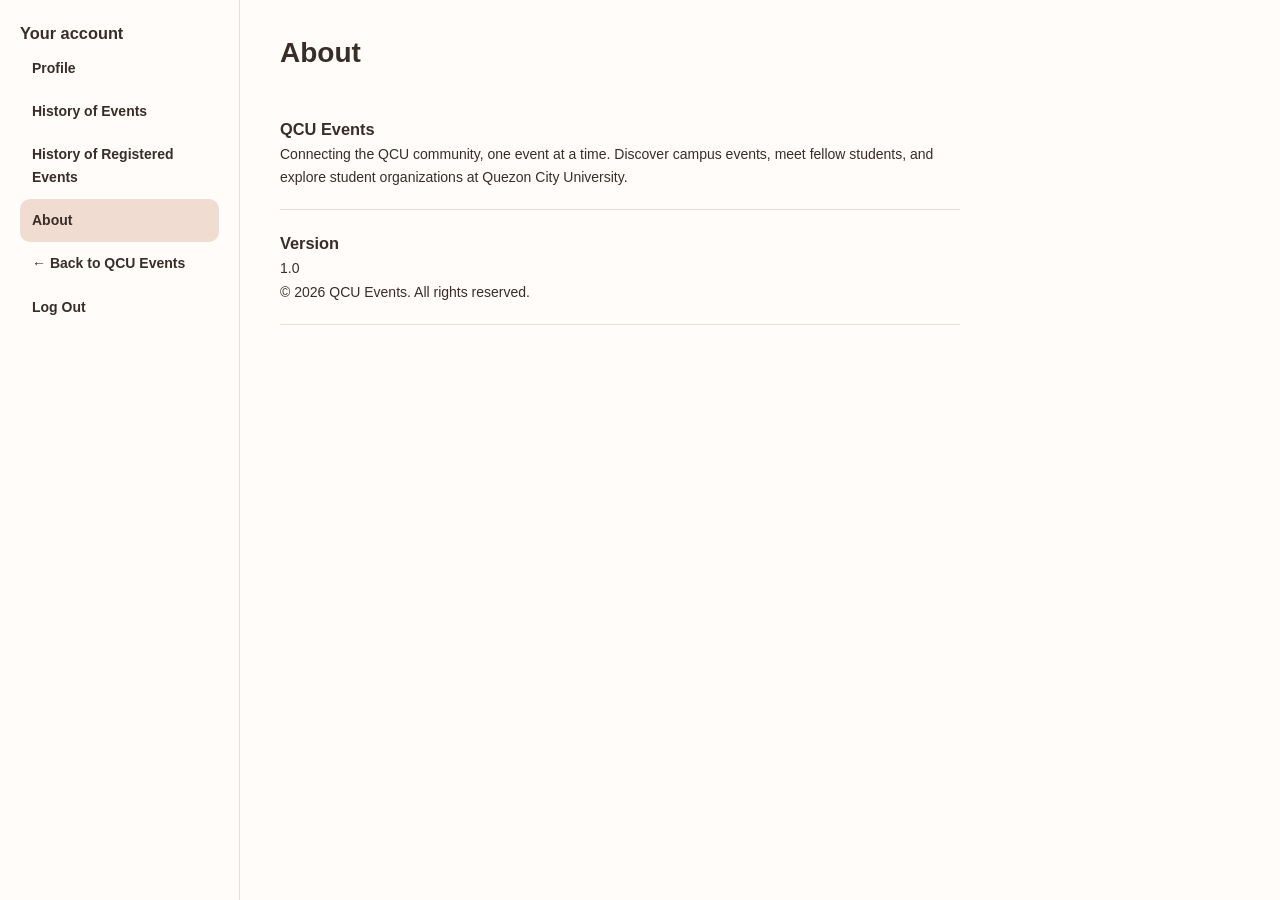
<file: About.html>
<!DOCTYPE html>
<html lang="en">

<head>
    <meta charset="UTF-8">
    <meta name="viewport" content="width=device-width, initial-scale=1.0">
    <title>About | QCU EVENTS</title>
    <link rel="stylesheet" href="style.css">
    <style>
        .acct {
            display: flex;
            min-height: 100vh;
            background: #fffcfa;
        }

        .side {
            width: 240px;
            padding: 20px;
            border-right: 1px solid #e9ded7;
        }

        .side a {
            display: block;
            padding: 10px 12px;
            border-radius: 10px;
            font-weight: 600;
        }

        .side a:hover,
        .side a.active {
            background: #f1dcd2;
        }

        .main {
            flex: 1;
            padding: 30px 40px;
            max-width: 760px;
        }

        .main h1 {
            margin-bottom: 20px;
        }

        .main section {
            padding: 20px 0;
            border-bottom: 1px solid #e9ded7;
        }

        .main label {
            display: block;
            font-weight: 600;
            margin: 12px 0 6px;
        }

        .main select {
            width: 100%;
            padding: 10px 14px;
            border: 1px solid #e9ded7;
            border-radius: 10px;
        }

        .main table {
            width: 100%;
            border-collapse: collapse;
        }

        .main th,
        .main td {
            text-align: left;
            padding: 10px;
            border-bottom: 1px solid #e9ded7;
        }

        .btns {
            margin-top: 20px;
            display: flex;
            gap: 10px;
            justify-content: flex-end;
        }

        .btn {
            padding: 10px 20px;
            border: 1px solid #e9ded7;
            border-radius: 10px;
            background: #fff;
            font-weight: 600;
            cursor: pointer;
        }

        .btn.save {
            background: #c98270;
            border-color: #c98270;
            color: #fff;
        }
    </style>
</head>

<body>
    <div class="acct">

        <!-- SIDEBAR -->
        <aside class="side">
            <h3>Your account</h3>
            <a href="Accounts.html">Profile</a>
            <a href="History.html">History of Events</a>
            <a href="Registered.html">History of Registered Events</a>
            <a href="About.html" class="active">About</a>
            <a href="participantpage.html">&larr; Back to QCU Events</a>
            <a href="index.html">Log Out</a>
        </aside>

        <main class="main">
            <h1>About</h1>
            <section>
                <h3>QCU Events</h3>
                <p>Connecting the QCU community, one event at a time. Discover campus events, meet fellow students, and
                    explore student organizations at Quezon City University.</p>
            </section>
            <section>
                <h3>Version</h3>
                <p>1.0</p>
                <p>&copy; 2026 QCU Events. All rights reserved.</p>
            </section>
        </main>
    </div>
</body>

</html>
</file>
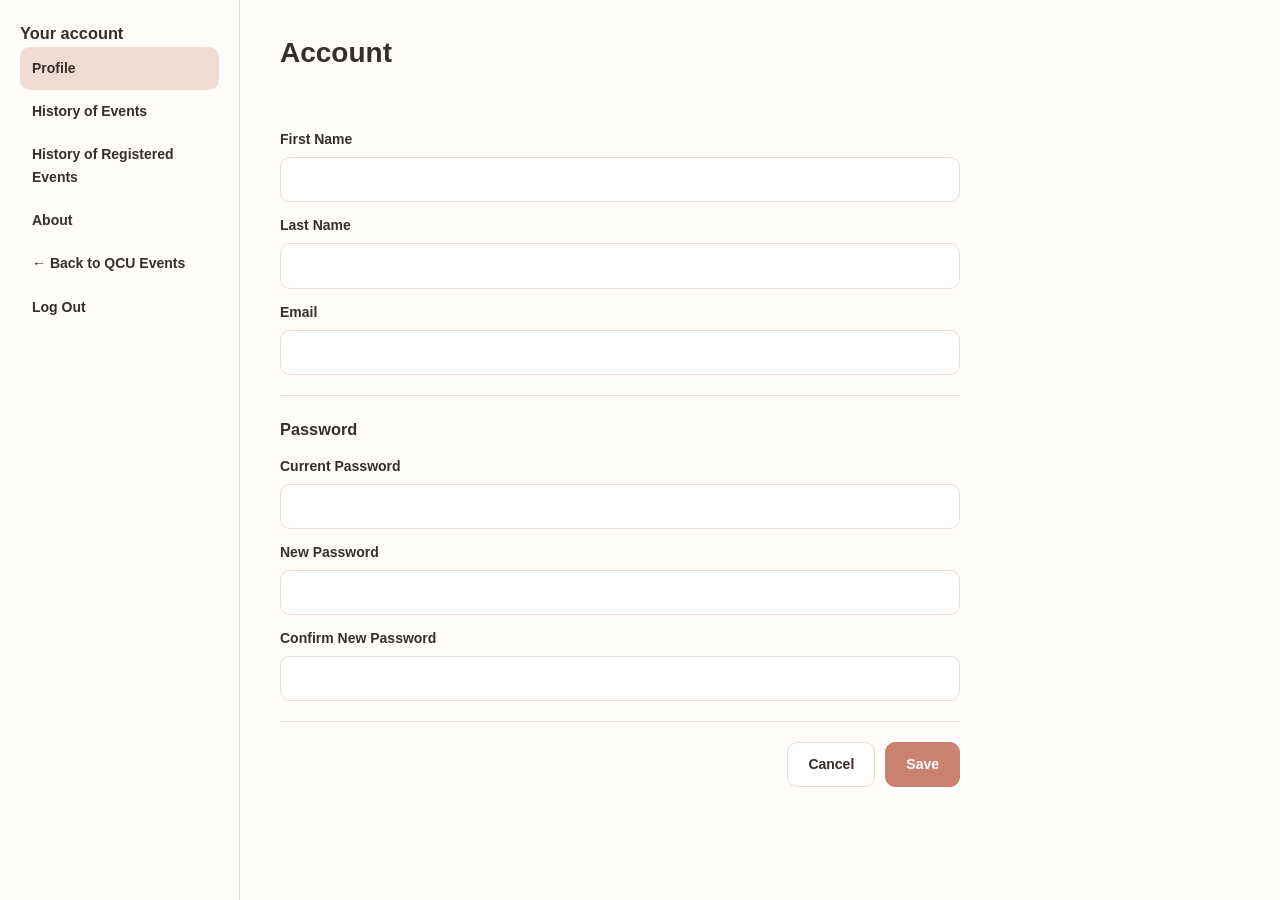
<file: Accounts.html>
<!DOCTYPE html>
<html lang="en">

<head>
    <meta charset="UTF-8">
    <meta name="viewport" content="width=device-width, initial-scale=1.0">
    <title>Account | QCU EVENTS</title>
    <link rel="stylesheet" href="style.css">
    <style>
        .acct {
            display: flex;
            min-height: 100vh;
            background: #fffcfa;
        }

        .side {
            width: 240px;
            padding: 20px;
            border-right: 1px solid #e9ded7;
        }

        .side a {
            display: block;
            padding: 10px 12px;
            border-radius: 10px;
            font-weight: 600;
        }

        .side a:hover,
        .side a.active {
            background: #f1dcd2;
        }

        .main {
            flex: 1;
            padding: 30px 40px;
            max-width: 760px;
        }

        .main h1 {
            margin-bottom: 20px;
        }

        .main section {
            padding: 20px 0;
            border-bottom: 1px solid #e9ded7;
        }

        .main label {
            display: block;
            font-weight: 600;
            margin: 12px 0 6px;
        }

        .main input {
            width: 100%;
            padding: 10px 14px;
            border: 1px solid #e9ded7;
            border-radius: 10px;
        }

        .btns {
            margin-top: 20px;
            display: flex;
            gap: 10px;
            justify-content: flex-end;
        }

        .btn {
            padding: 10px 20px;
            border: 1px solid #e9ded7;
            border-radius: 10px;
            background: #fff;
            font-weight: 600;
            cursor: pointer;
        }

        .btn.save {
            background: #c98270;
            border-color: #c98270;
            color: #fff;
        }
    </style>
</head>

<body>
    <div class="acct">

        <aside class="side">
            <h3>Your account</h3>
            <a href="Accounts.html" class="active">Profile</a>
            <a href="History.html">History of Events</a>
            <a href="Registered.html">History of Registered Events</a>
            <a href="About.html">About</a>
            <a href="participantpage.html">← Back to QCU Events</a>
            <a href="index.html">Log Out</a>
        </aside>

        <main class="main">
            <h1>Account</h1>

            <form action="#" method="post">

                <section id="user">
                    <label for="first">First Name</label>
                    <input type="text" id="first" name="first">

                    <label for="last">Last Name</label>
                    <input type="text" id="last" name="last">

                    <label for="email">Email</label>
                    <input type="email" id="email" name="email">
                </section>

                <section id="password">
                    <h3>Password</h3>

                    <label for="current">Current Password</label>
                    <input type="password" id="current" name="current">

                    <label for="new">New Password</label>
                    <input type="password" id="new" name="new">

                    <label for="confirm">Confirm New Password</label>
                    <input type="password" id="confirm" name="confirm">
                </section>

                <div class="btns">
                    <a href="mainpage.html" class="btn">Cancel</a>
                    <button type="submit" class="btn save">Save</button>
                </div>
            </form>
        </main>
    </div>
</body>

</html>
</file>
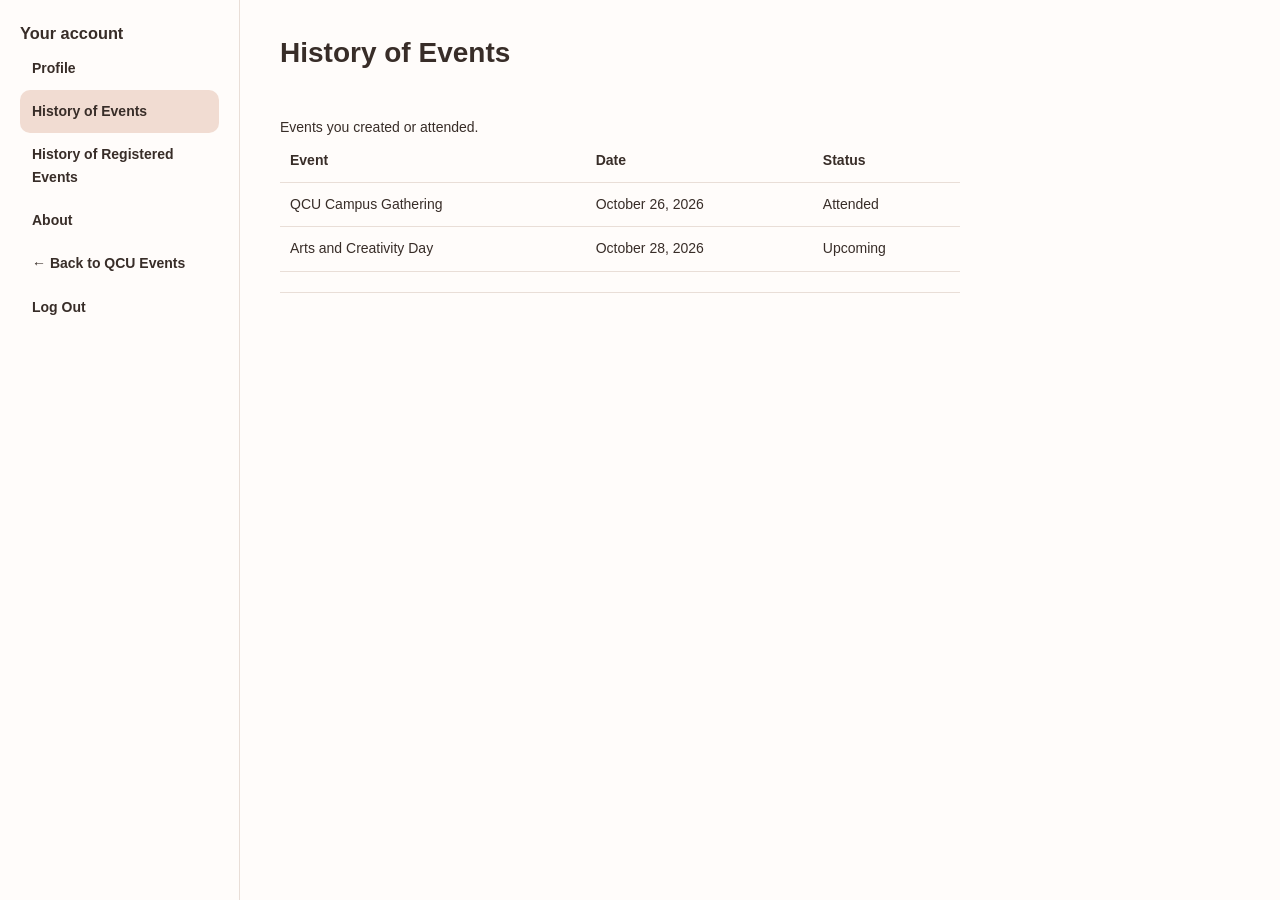
<file: History.html>
<!DOCTYPE html>
<html lang="en">

<head>
    <meta charset="UTF-8">
    <meta name="viewport" content="width=device-width, initial-scale=1.0">
    <title>History of Events | QCU EVENTS</title>
    <link rel="stylesheet" href="style.css">
    <style>
        .acct {
            display: flex;
            min-height: 100vh;
            background: #fffcfa;
        }

        .side {
            width: 240px;
            padding: 20px;
            border-right: 1px solid #e9ded7;
        }

        .side a {
            display: block;
            padding: 10px 12px;
            border-radius: 10px;
            font-weight: 600;
        }

        .side a:hover,
        .side a.active {
            background: #f1dcd2;
        }

        .main {
            flex: 1;
            padding: 30px 40px;
            max-width: 760px;
        }

        .main h1 {
            margin-bottom: 20px;
        }

        .main section {
            padding: 20px 0;
            border-bottom: 1px solid #e9ded7;
        }

        .main label {
            display: block;
            font-weight: 600;
            margin: 12px 0 6px;
        }

        .main select {
            width: 100%;
            padding: 10px 14px;
            border: 1px solid #e9ded7;
            border-radius: 10px;
        }

        .main table {
            width: 100%;
            border-collapse: collapse;
        }

        .main th,
        .main td {
            text-align: left;
            padding: 10px;
            border-bottom: 1px solid #e9ded7;
        }

        .btns {
            margin-top: 20px;
            display: flex;
            gap: 10px;
            justify-content: flex-end;
        }

        .btn {
            padding: 10px 20px;
            border: 1px solid #e9ded7;
            border-radius: 10px;
            background: #fff;
            font-weight: 600;
            cursor: pointer;
        }

        .btn.save {
            background: #c98270;
            border-color: #c98270;
            color: #fff;
        }
    </style>
</head>

<body>
    <div class="acct">

        <aside class="side">
            <h3>Your account</h3>
            <a href="Accounts.html">Profile</a>
            <a href="History.html" class="active">History of Events</a>
            <a href="Registered.html">History of Registered Events</a>
            <a href="About.html">About</a>
            <a href="participantpage.html">&larr; Back to QCU Events</a>
            <a href="index.html">Log Out</a>
        </aside>

        
        <main class="main">
            <h1>History of Events</h1>
            <section>
                <p>Events you created or attended.</p>
                <table>
                    <tr>
                        <th>Event</th>
                        <th>Date</th>
                        <th>Status</th>
                    </tr>
                    <tr>
                        <td>QCU Campus Gathering</td>
                        <td>October 26, 2026</td>
                        <td>Attended</td>
                    </tr>
                    <tr>
                        <td>Arts and Creativity Day</td>
                        <td>October 28, 2026</td>
                        <td>Upcoming</td>
                    </tr>
                </table>
            </section>
        </main>
    </div>
</body>

</html>
</file>
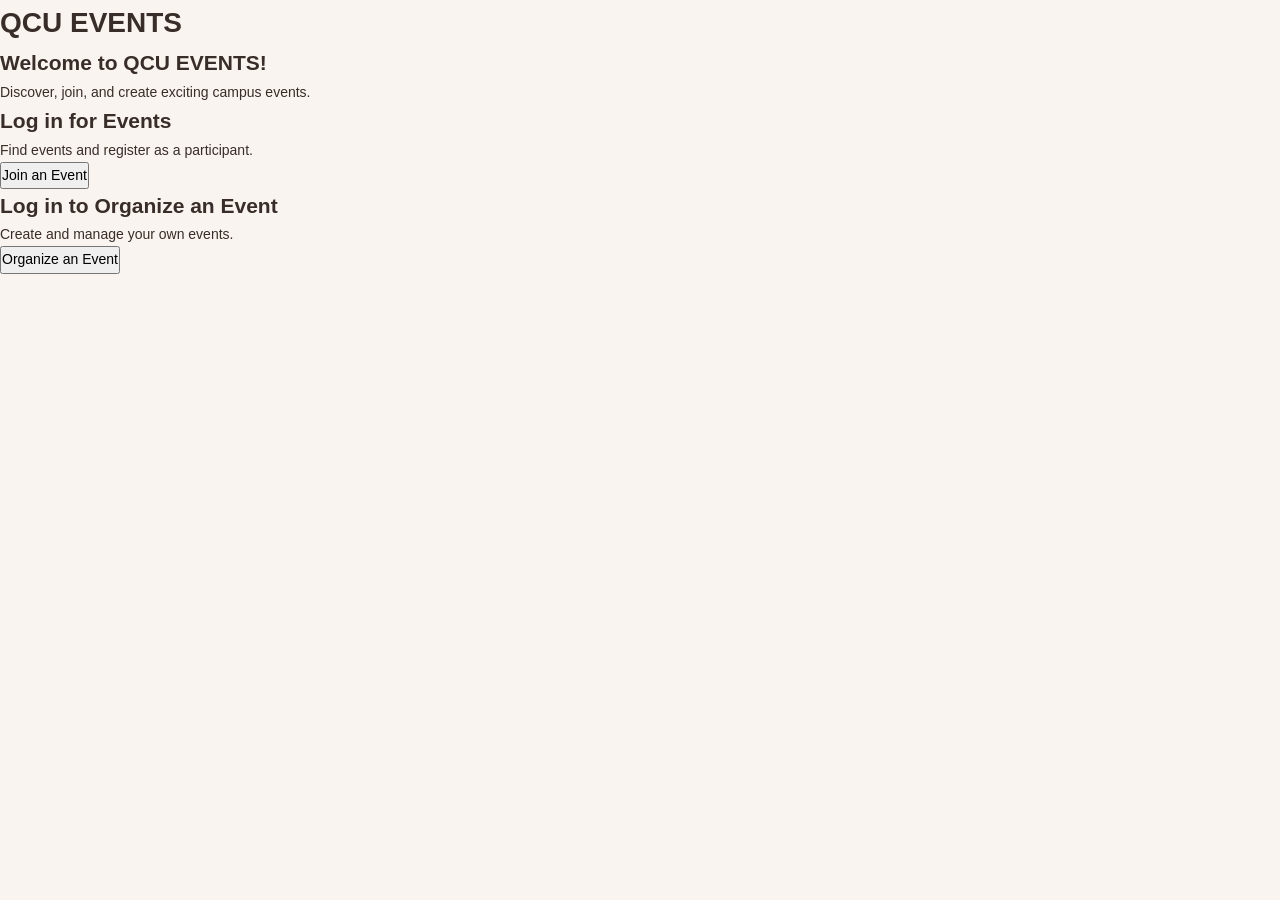
<file: login.html>
<!DOCTYPE html>
<html lang="en">
<head>
    <meta charset="UTF-8">
    <meta name="viewport" content="width=device-width, initial-scale=1.0">
    <title>QCU EVENTS</title>
    <link rel="stylesheet" href="style.css">
</head>
<body>

    <header>
        <h1>QCU EVENTS</h1>
    </header>

    <main>
        <div class="card">
            <h2>Welcome to QCU EVENTS!</h2>
            <p>Discover, join, and create exciting campus events.</p>

            <div class="choices">

                <!-- PARTICIPANT LOGIN -->
                <div class="card">
                    <h2>Log in for Events</h2>
                    <p>Find events and register as a participant.</p>
                    <a href="participantlogin.html">
                        <button type="button">Join an Event</button>
                    </a>
                </div>

                <!-- ORGANIZER LOGIN -->
                <div class="card">
                    <h2>Log in to Organize an Event</h2>
                    <p>Create and manage your own events.</p>
                    <a href="organizerlogin.html">
                        <button type="button">Organize an Event</button>
                    </a>
                </div>

            </div>
        </div>
    </main>

</body>
</html>
</file>
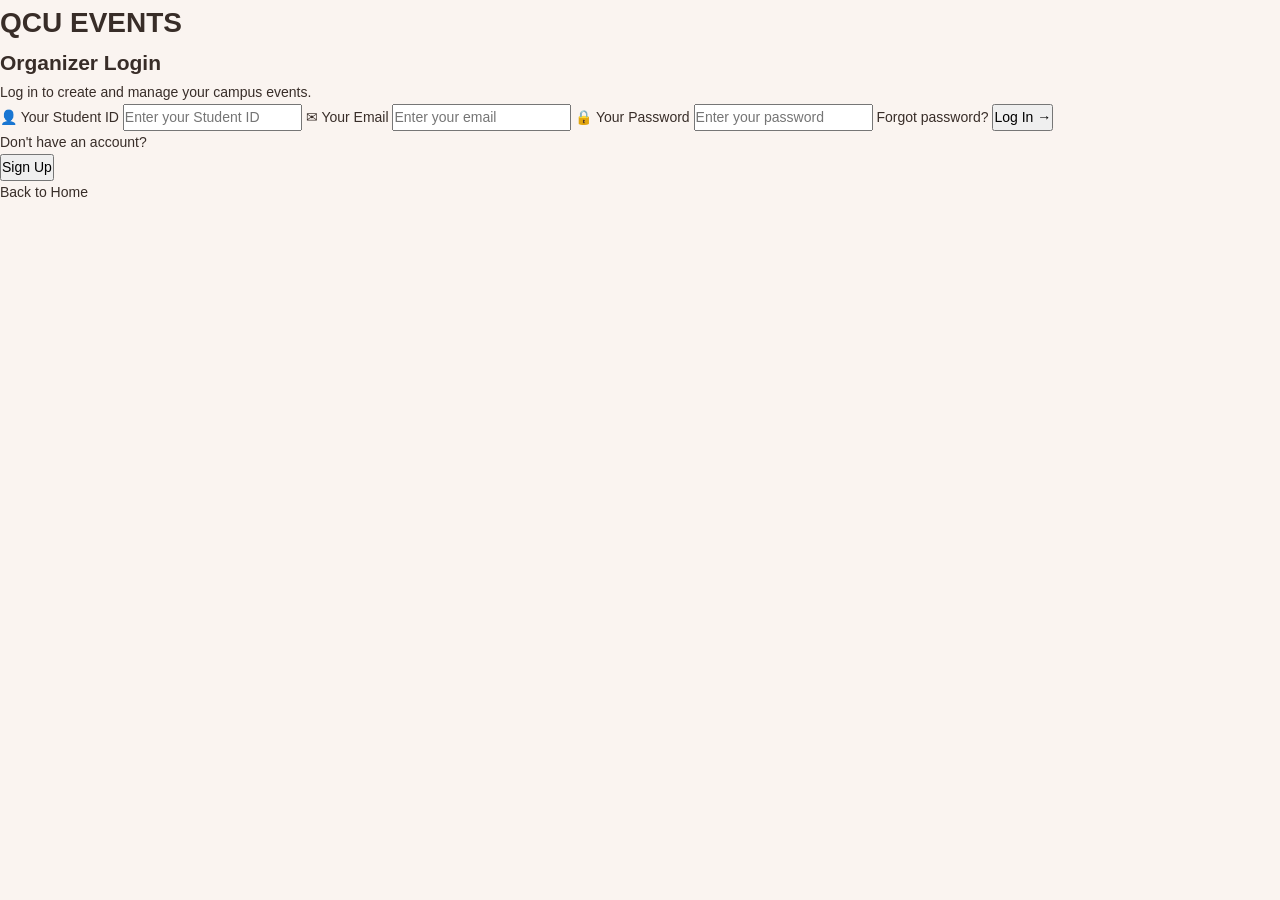
<file: organizerlogin.html>
<!DOCTYPE html>
<html lang="en">
<head>
    <meta charset="UTF-8">
    <meta name="viewport" content="width=device-width, initial-scale=1.0">
    <title>Organizer Login | QCU EVENTS</title>
    <link rel="stylesheet" href="style.css">
</head>
<body>

    <header>
        <h1>QCU EVENTS</h1>
    </header>

    <main>
        <div class="card">
            <h2>Organizer Login</h2>
            <p>Log in to create and manage your campus events.</p>

            <form action="organizerpage.html" method="get">

                <label for="StudentID">&#128100; Your Student ID</label>
                <input type="text" id="StudentID" name="StudentID"
                       placeholder="Enter your Student ID" required>
                
                <label for="email">&#9993; Your Email</label>
                <input type="email" id="email" name="email"
                       placeholder="Enter your email" required>

                <label for="password">&#128274; Your Password</label>
                <input type="password" id="password"
                       placeholder="Enter your password" required>

                <a class="forgot" href="#">Forgot password?</a>

                <button type="submit">Log In &#8594;</button>
            </form>

            <div class="signup-area">
                <p>Don't have an account?</p>
                <a href="signup.html">
                    <button type="button">Sign Up</button>
                </a>
                <p><a href="index.html">Back to Home</a></p>
            </div>
        </div>
    </main>

</body>
</html>
</file>
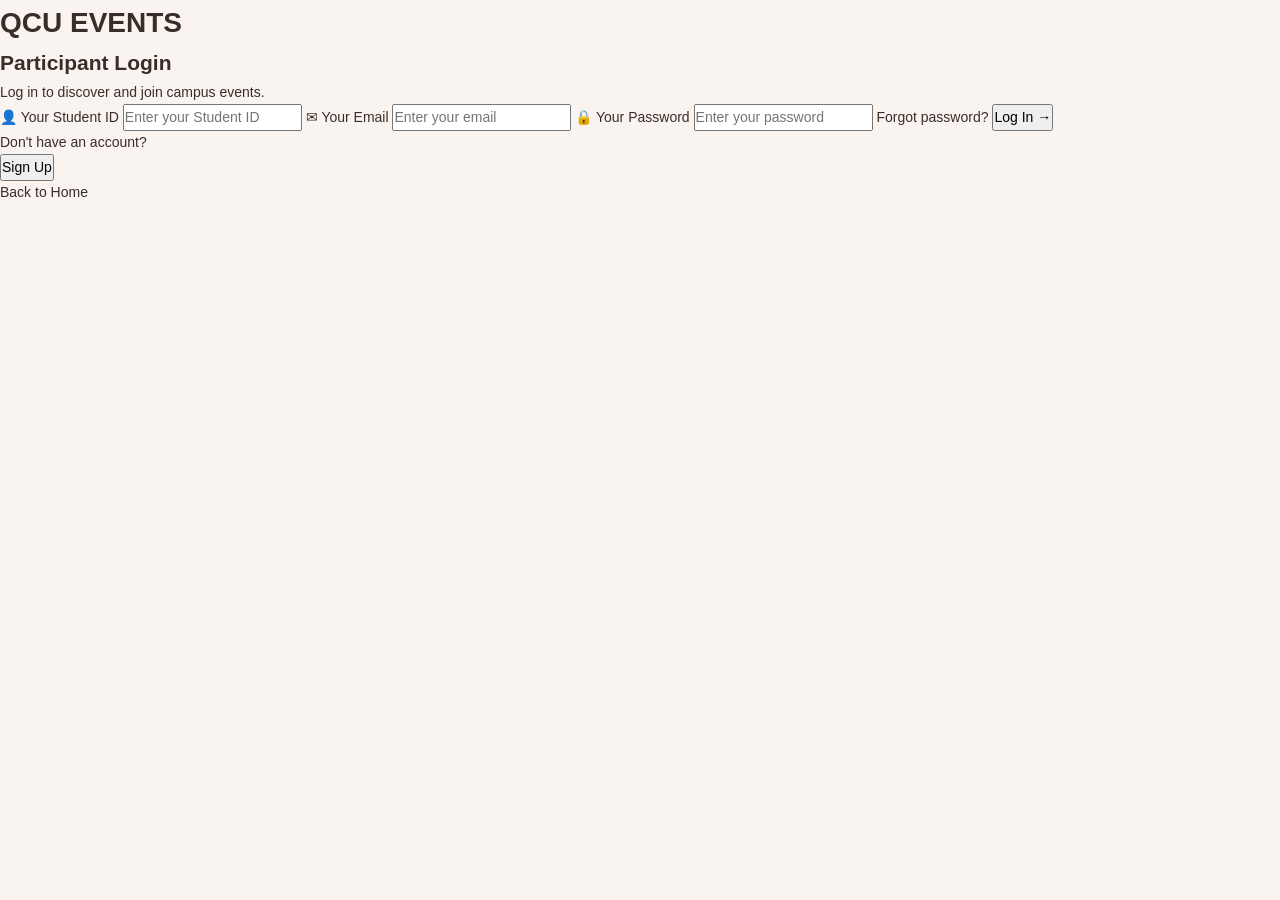
<file: participantlogin.html>
<!DOCTYPE html>
<html lang="en">
<head>
    <meta charset="UTF-8">
    <meta name="viewport" content="width=device-width, initial-scale=1.0">
    <title>Participant Login | QCU EVENTS</title>
    <link rel="stylesheet" href="style.css">
</head>
<body>

    <header>
        <h1>QCU EVENTS</h1>
    </header>

    <main>
        <div class="card">
            <h2>Participant Login</h2>
            <p>Log in to discover and join campus events.</p>

            <form action="participantpage.html" method="get">
                <label for="StudentID">&#128100; Your Student ID</label>
                <input type="text" id="StudentID" name="StudentID"
                       placeholder="Enter your Student ID" required>
                
                <label for="email">&#9993; Your Email</label>
                <input type="email" id="email" name="email"
                       placeholder="Enter your email" required>

                <label for="password">&#128274; Your Password</label>
                <input type="password" id="password"
                       placeholder="Enter your password" required>

                <a class="forgot" href="#">Forgot password?</a>

                 <button type="submit">Log In &#8594;</button>
            </form>

            <div class="signup-area">
                <p>Don't have an account?</p>
                <a href="signup.html">
                    <button type="button">Sign Up</button>
                </a>
                <p><a href="index.html">Back to Home</a></p>
            </div>
        </div>
    </main>

</body>
</html>
</file>
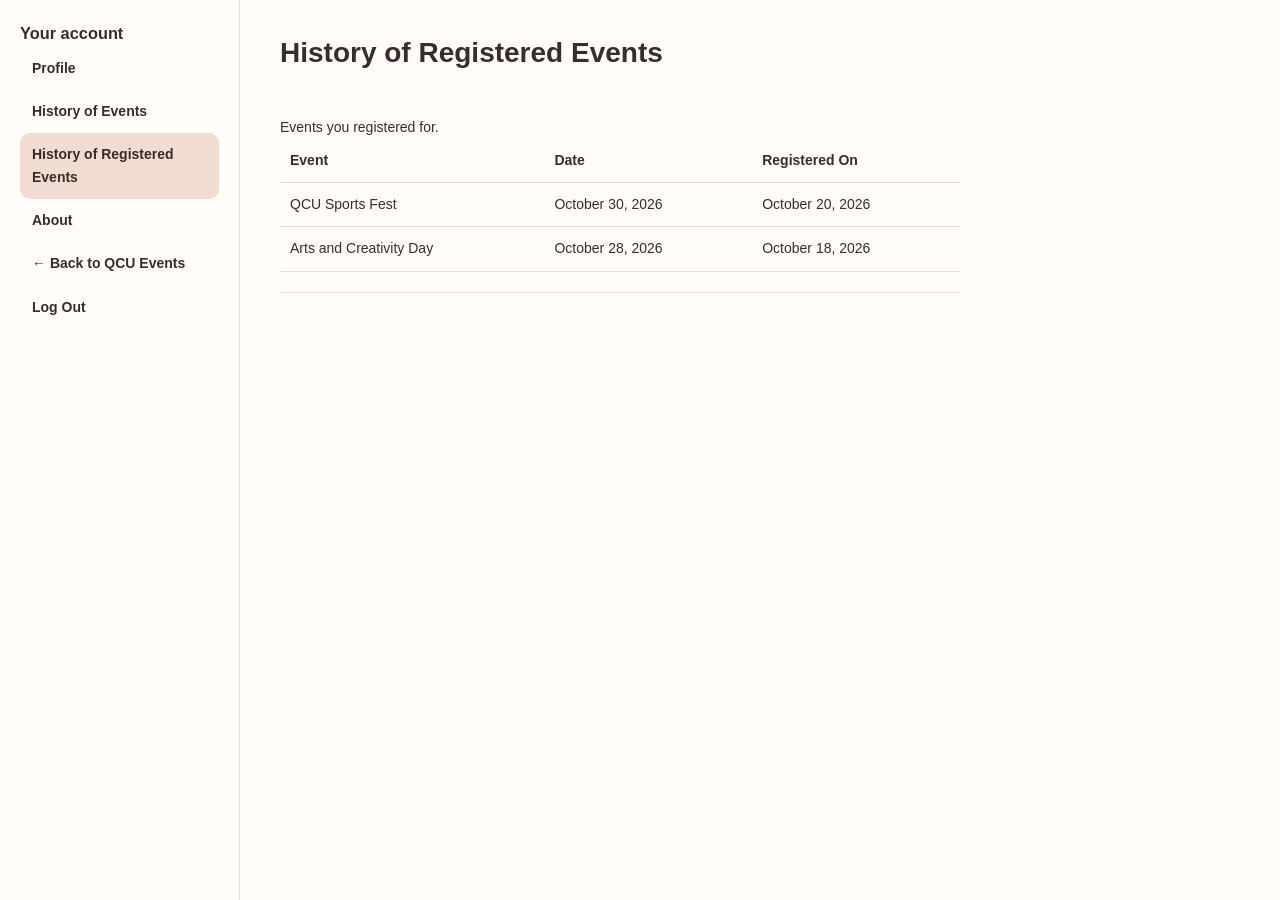
<file: Registered.html>
<!DOCTYPE html>
<html lang="en">

<head>
    <meta charset="UTF-8">
    <meta name="viewport" content="width=device-width, initial-scale=1.0">
    <title>History of Registered Events | QCU EVENTS</title>
    <link rel="stylesheet" href="style.css">
    <style>
        .acct {
            display: flex;
            min-height: 100vh;
            background: #fffcfa;
        }

        .side {
            width: 240px;
            padding: 20px;
            border-right: 1px solid #e9ded7;
        }

        .side a {
            display: block;
            padding: 10px 12px;
            border-radius: 10px;
            font-weight: 600;
        }

        .side a:hover,
        .side a.active {
            background: #f1dcd2;
        }

        .main {
            flex: 1;
            padding: 30px 40px;
            max-width: 760px;
        }

        .main h1 {
            margin-bottom: 20px;
        }

        .main section {
            padding: 20px 0;
            border-bottom: 1px solid #e9ded7;
        }

        .main label {
            display: block;
            font-weight: 600;
            margin: 12px 0 6px;
        }

        .main select {
            width: 100%;
            padding: 10px 14px;
            border: 1px solid #e9ded7;
            border-radius: 10px;
        }

        .main table {
            width: 100%;
            border-collapse: collapse;
        }

        .main th,
        .main td {
            text-align: left;
            padding: 10px;
            border-bottom: 1px solid #e9ded7;
        }

        .btns {
            margin-top: 20px;
            display: flex;
            gap: 10px;
            justify-content: flex-end;
        }

        .btn {
            padding: 10px 20px;
            border: 1px solid #e9ded7;
            border-radius: 10px;
            background: #fff;
            font-weight: 600;
            cursor: pointer;
        }

        .btn.save {
            background: #c98270;
            border-color: #c98270;
            color: #fff;
        }
    </style>
</head>

<body>
    <div class="acct">

        <aside class="side">
            <h3>Your account</h3>
            <a href="Accounts.html">Profile</a>
            <a href="History.html">History of Events</a>
            <a href="Registered.html" class="active">History of Registered Events</a>
            <a href="About.html">About</a>
            <a href="participantpage.html">&larr; Back to QCU Events</a>
            <a href="index.html">Log Out</a>
        </aside>

        <main class="main">
            <h1>History of Registered Events</h1>
            <section>
                <p>Events you registered for.</p>
                <table>
                    <tr>
                        <th>Event</th>
                        <th>Date</th>
                        <th>Registered On</th>
                    </tr>
                    <tr>
                        <td>QCU Sports Fest</td>
                        <td>October 30, 2026</td>
                        <td>October 20, 2026</td>
                    </tr>
                    <tr>
                        <td>Arts and Creativity Day</td>
                        <td>October 28, 2026</td>
                        <td>October 18, 2026</td>
                    </tr>
                </table>
            </section>
        </main>
    </div>
</body>

</html>
</file>
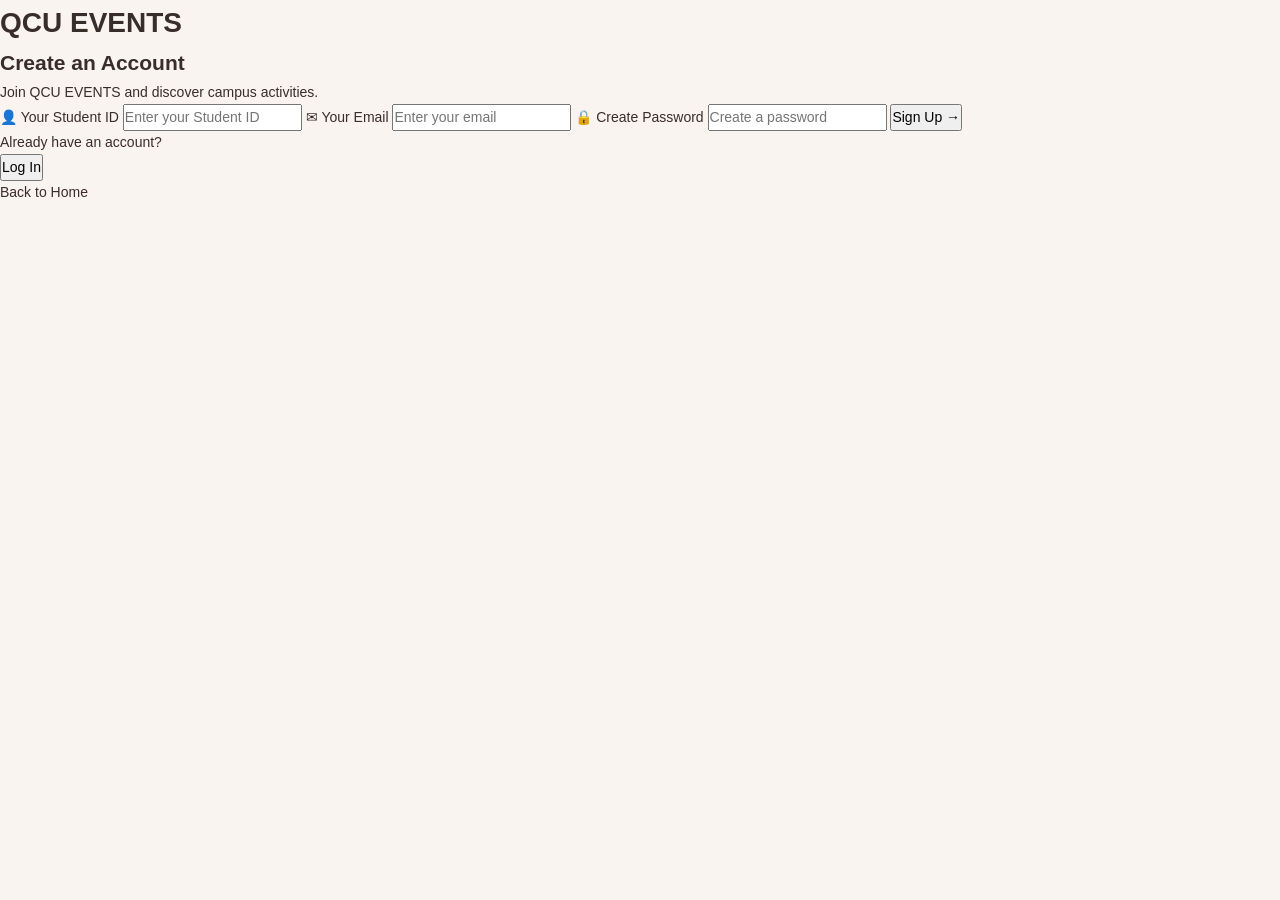
<file: signup.html>
<!DOCTYPE html>
<html lang="en">
<head>
    <meta charset="UTF-8">
    <meta name="viewport" content="width=device-width, initial-scale=1.0">
    <title>Sign Up | QCU EVENTS</title>
    <link rel="stylesheet" href="style.css">
</head>
<body>

    <header>
        <h1>QCU EVENTS</h1>
    </header>

    <main>
        <div class="card">
            <h2>Create an Account</h2>
            <p>Join QCU EVENTS and discover campus activities.</p>

            <form action="#" method="post">
                <label for="Student ID">&#128100; Your Student ID</label>
                <input type="Student ID" id="StudentID" name="StudentID"
                       placeholder="Enter your Student ID" required>

                <label for="email">&#9993; Your Email</label>
                <input type="email" id="email" name="email"
                       placeholder="Enter your email" required>

                <label for="password">&#128274; Create Password</label>
                <input type="password" id="password" name="password"
                       placeholder="Create a password" required>

                <button type="submit">Sign Up &#8594;</button>
            </form>

            <div class="signup-area">
                <p>Already have an account?</p>
                <a href="participantlogin.html">
                    <button type="button">Log In</button>
                </a>
                <p><a href="index.html">Back to Home</a></p>
            </div>
        </div>
    </main>

</body>
</html>
</file>
<file: style.css>
/* Same cream, rose, beige and olive palette
   */

:root {
    --red: #C98270;
    --red-dark: #9E6253;
    --orange-red: #C98270;
    --orange: #D99A87;
    --peach: #F1DCD2;
    --yellow: #E8DCC9;
    --yellow-light: #FBF5F1;
    --ice-blue: #F7EFEB;
    --blue-light: #DCD9C9;
    --blue: #A3A184;
    --blue-medium: #85866B;
    --blue-dark: #565744;
    --white: #FFFCFA;
    --background: #FAF4F0;
    --text: #382D28;
    --muted: #796C64;
    --border: #E9DED7;
}

/* RESET */

* {
    margin: 0;
    padding: 0;
    box-sizing: border-box;
}

html {
    scroll-behavior: smooth;
    scroll-padding-top: 90px;
}

body {
    font-family: "Helvetica Neue", Arial, sans-serif;
    background: var(--background);
    color: var(--text);
    line-height: 1.65;
    font-size: 14px;
}

a {
    color: inherit;
    text-decoration: none;
}

img {
    display: block;
    max-width: 100%;
}

button,
input {
    font: inherit;
}

::selection {
    background: var(--peach);
    color: var(--text);
}

/* navigationn floating glass effectss */

.navbar {
    width: calc(100% - 64px);
    max-width: 1440px;
    min-height: 76px;
    margin: 18px auto;
    padding: 13px 22px 13px 28px;

    display: flex;
    align-items: center;
    justify-content: space-between;
    gap: 22px;

    position: relative;
    z-index: 10;

    background: rgba(255, 252, 250, 0.76);
    border: 1px solid rgba(255, 255, 255, 0.92);
    border-radius: 22px;

    box-shadow:
        0 12px 32px rgba(75, 49, 37, 0.07),
        0 3px 8px rgba(75, 49, 37, 0.035),
        inset 0 1px 0 rgba(255, 255, 255, 0.98),
        inset 0 -1px 0 rgba(201, 130, 112, 0.08);

    backdrop-filter: blur(18px);
    -webkit-backdrop-filter: blur(18px);
}

.logo {
    color: var(--red-dark);
    font-family: Georgia, "Times New Roman", serif;
    font-size: 27px;
    font-weight: 700;
    letter-spacing: -1px;
    white-space: nowrap;
}

.logo span {
    color: var(--red);
}

.nav-links {
    display: flex;
    align-items: center;
    justify-content: center;
    gap: 28px;
}

.nav-links a {
    color: var(--text);
    font-size: 10px;
    font-weight: 700;
    letter-spacing: 0.9px;
    text-transform: uppercase;
    transition: color 0.25s ease;
}

.nav-links a:hover {
    color: var(--red);
}

.nav-buttons {
    display: flex;
    align-items: center;
    gap: 9px;
}

/* embosed buttonsssssssss (login, sign up) */

.login-btn,
.signup-btn,
.hero-btn,
.create-btn,
.secondary-btn {
    display: inline-flex;
    align-items: center;
    justify-content: center;
    gap: 10px;

    padding: 12px 21px;
    border-radius: 50px;

    font-size: 11px;
    font-weight: 700;
    letter-spacing: 0.25px;
    text-align: center;

    border: 1px solid transparent;

    transition:
        transform 0.25s ease,
        box-shadow 0.25s ease,
        background 0.25s ease;

    cursor: pointer;
}

.login-btn {
    color: var(--red-dark);
    background: rgba(255, 252, 250, 0.8);
    border-color: var(--border);

    box-shadow:
        0 3px 8px rgba(75, 49, 37, 0.04),
        inset 0 1px 0 #FFFFFF;
}

.login-btn:hover {
    transform: translateY(-2px);
    background: var(--peach);
    box-shadow: 0 6px 14px rgba(75, 49, 37, 0.09);
}

.signup-btn,
.hero-btn,
.create-btn {
    color: #FFFFFF;
    background: linear-gradient(
        145deg,
        #D99A87,
        #C98270 60%,
        #B97463
    );
    border-color: rgba(255, 255, 255, 0.3);

    box-shadow:
        0 6px 14px rgba(158, 98, 83, 0.22),
        inset 0 1px 0 rgba(255, 255, 255, 0.42),
        inset 0 -2px 0 rgba(120, 62, 49, 0.10);
}

.signup-btn:hover,
.hero-btn:hover,
.create-btn:hover {
    transform: translateY(-3px);
    box-shadow:
        0 10px 22px rgba(158, 98, 83, 0.25),
        inset 0 1px 0 rgba(255, 255, 255, 0.5);
}

.secondary-btn {
    color: var(--red-dark);
    background: rgba(255, 252, 250, 0.82);
    border-color: rgba(255, 255, 255, 0.95);

    box-shadow:
        0 5px 13px rgba(75, 49, 37, 0.06),
        inset 0 1px 0 #FFFFFF,
        inset 0 -1px 0 rgba(121, 108, 100, 0.07);
}

.secondary-btn:hover {
    transform: translateY(-2px);
    background: #FFFFFF;
    box-shadow: 0 8px 18px rgba(75, 49, 37, 0.10);
}

/* embosed image */

.hero {
    padding: 0 4% 65px;
    background: var(--background);
}

.hero-glass {
    min-height: 500px;
    max-width: 1500px;
    margin: 0 auto;
    padding: 65px 6%;

    display: flex;
    align-items: center;

    position: relative;
    isolation: isolate;
    overflow: hidden;

    border-radius: 28px;

    background-color: #EADBD2;
    background-image:
        linear-gradient(
            90deg,
            rgba(250, 244, 240, 0.97) 0%,
            rgba(250, 244, 240, 0.88) 38%,
            rgba(250, 244, 240, 0.48) 72%,
            rgba(250, 244, 240, 0.24) 100%
        ),
        url(qcubackground.jpg);
    

    background-position: center;
    background-size: cover;
    background-repeat: no-repeat;

    border: 1px solid rgba(255, 255, 255, 0.9);

    box-shadow:
        0 25px 55px rgba(75, 49, 37, 0.10),
        0 8px 20px rgba(75, 49, 37, 0.05),
        inset 0 2px 0 rgba(255, 255, 255, 0.95),
        inset 0 -2px 0 rgba(201, 130, 112, 0.12);
}

/* Soft light */

.hero-glass::before {
    content: "";
    position: absolute;
    inset: 0;
    z-index: -1;
    pointer-events: none;

    border-radius: inherit;

    background: linear-gradient(
        135deg,
        rgba(255, 255, 255, 0.34),
        transparent 38%,
        rgba(120, 80, 60, 0.035) 75%,
        rgba(255, 255, 255, 0.18)
    );
}

/* inner borderrrrrrrrrrrrrrrr */

.hero-glass::after {
    content: "";
    position: absolute;
    inset: 10px;
    z-index: -1;
    pointer-events: none;

    border: 1px solid rgba(255, 255, 255, 0.38);
    border-radius: 20px;
}

.hero-content {
    max-width: 560px;
    position: relative;
    z-index: 2;
}

.eyebrow {
    display: inline-block;
    margin-bottom: 13px;

    color: var(--red-dark);
    font-size: 10px;
    font-weight: 800;
    letter-spacing: 2.5px;
    text-transform: uppercase;
}

.hero-content h1 {
    margin-bottom: 19px;

    color: var(--text);
    font-family: Georgia, "Times New Roman", serif;
    font-size: clamp(43px, 5.6vw, 70px);
    font-weight: 500;
    line-height: 1.04;
    letter-spacing: -2px;
}

.hero-content h1 span {
    color: var(--red);
    font-style: italic;
}

.hero-content p {
    max-width: 410px;
    margin-bottom: 25px;

    color: var(--muted);
    font-size: 13px;
    line-height: 1.95;
}

.hero-actions {
    display: flex;
    flex-wrap: wrap;
    align-items: center;
    gap: 12px;
}

.hero-btn {
    min-height: 44px;
    padding: 13px 22px;
}

.hero-btn span {
    font-size: 15px;
}

.hero-note {
    display: flex;
    align-items: center;
    gap: 9px;
    margin-top: 28px;

    color: var(--muted);
    font-size: 10px;
    letter-spacing: 0.3px;
}

.hero-note-dot {
    width: 7px;
    height: 7px;
    border-radius: 50%;
    background: var(--blue-medium);

    box-shadow:
        0 0 0 4px rgba(133, 134, 107, 0.14),
        inset 0 1px 0 rgba(255, 255, 255, 0.7);
}

/* Floating embossed event card */

.hero-floating-card {
    width: 265px;
    padding: 17px;
    display: flex;
    align-items: flex-start;
    gap: 13px;

    position: absolute;
    right: 5%;
    bottom: 55px;
    z-index: 3;

    background: rgba(255, 252, 250, 0.88);
    border: 1px solid rgba(255, 255, 255, 0.95);
    border-radius: 17px;

    box-shadow:
        0 15px 35px rgba(61, 42, 31, 0.12),
        0 4px 10px rgba(61, 42, 31, 0.06),
        inset 0 1px 0 #FFFFFF,
        inset 0 -1px 0 rgba(121, 108, 100, 0.08);

    backdrop-filter: blur(15px);
    -webkit-backdrop-filter: blur(15px);
}

.floating-icon {
    width: 38px;
    height: 38px;
    flex-shrink: 0;

    display: flex;
    align-items: center;
    justify-content: center;

    border-radius: 12px;
    background: linear-gradient(145deg, #F7E8E0, #E9CFC3);
    color: var(--red-dark);
    font-size: 19px;

    box-shadow:
        0 3px 7px rgba(75, 49, 37, 0.06),
        inset 0 1px 0 #FFFFFF;
}

.floating-copy {
    display: flex;
    flex-direction: column;
    align-items: flex-start;
    gap: 4px;
}

.floating-copy strong {
    color: var(--text);
    font-family: Georgia, "Times New Roman", serif;
    font-size: 14px;
    font-weight: 600;
    line-height: 1.4;
}

.floating-copy > span {
    color: var(--muted);
    font-size: 10px;
    line-height: 1.6;
}

.floating-copy a {
    margin-top: 5px;
    color: var(--red-dark);
    font-size: 10px;
    font-weight: 800;
}

/* embosed circles */

.hero-decoration {
    position: absolute;
    z-index: 1;
    pointer-events: none;
    border-radius: 50%;
}

.hero-decoration-one {
    width: 210px;
    height: 210px;
    top: -80px;
    right: 14%;

    border: 1px solid rgba(255, 255, 255, 0.43);
    box-shadow:
        inset 0 0 35px rgba(255, 255, 255, 0.12),
        0 0 25px rgba(255, 255, 255, 0.08);
}

.hero-decoration-two {
    width: 110px;
    height: 110px;
    right: 38%;
    bottom: -45px;

    background: rgba(255, 255, 255, 0.10);
    border: 1px solid rgba(255, 255, 255, 0.35);
    box-shadow:
        inset 0 2px 10px rgba(255, 255, 255, 0.18),
        0 8px 20px rgba(75, 49, 37, 0.04);
}

/* generall sections */

.events-section,
.featured-section,
.categories-section {
    padding: 65px 6%;
}

.section-heading {
    display: flex;
    align-items: flex-end;
    justify-content: space-between;
    gap: 20px;
    margin-bottom: 27px;
}

.section-heading h2 {
    margin-bottom: 7px;
    color: var(--text);
    font-family: Georgia, "Times New Roman", serif;
    font-size: clamp(29px, 3.3vw, 39px);
    font-weight: 500;
    line-height: 1.2;
    letter-spacing: -0.8px;
}

.section-heading p {
    color: var(--muted);
    font-size: 13px;
}

.section-heading .eyebrow {
    margin-bottom: 9px;
}

.view-all {
    color: var(--red-dark);
    font-size: 11px;
    font-weight: 700;
    white-space: nowrap;
}

/* EVENTSSSSSSSSSSSSSSSSSSSSSSSSSSSSss */

.event-grid {
    display: grid;
    grid-template-columns: repeat(3, minmax(0, 1fr));
    gap: 22px;
}

.event-card {
    display: flex;
    flex-direction: column;
    min-width: 0;
    overflow: hidden;

    background: var(--white);
    border: 1px solid rgba(121, 108, 100, 0.10);
    border-radius: 16px;
    color: var(--text);

    box-shadow:
        0 8px 22px rgba(70, 49, 38, 0.045),
        inset 0 1px 0 #FFFFFF;

    transition: transform 0.3s ease, box-shadow 0.3s ease;
}

.event-card:hover {
    transform: translateY(-5px);
    box-shadow: 0 16px 30px rgba(70, 49, 38, 0.11);
}

.event-card > img,
.event-photo {
    width: 100%;
    height: 215px;
    object-fit: cover;
    background: var(--peach);
}

.event-info {
    display: flex;
    flex: 1;
    flex-direction: column;
    align-items: flex-start;
    padding: 22px;
}

.event-tag {
    display: inline-block;
    margin-bottom: 12px;
    padding: 6px 10px;

    border-radius: 5px;
    background: #F3E3DC;
    color: var(--red-dark);

    font-size: 9px;
    font-weight: 800;
    letter-spacing: 0.7px;
}

.event-info h3 {
    margin-bottom: 9px;
    color: var(--text);
    font-family: Georgia, "Times New Roman", serif;
    font-size: 22px;
    font-weight: 500;
    line-height: 1.35;
}

.event-info p {
    margin-bottom: 12px;
    color: var(--muted);
    font-size: 12px;
    line-height: 1.8;
}

.event-info .event-date {
    margin-top: auto;
    margin-bottom: 0;
    padding-top: 9px;
    color: var(--red-dark);
    font-size: 11px;
    font-weight: 800;
}

/* FEATURED CARD SUPPORTTTTTTTTTTTTTTTTTTTTTTTTTTTTTT*/

.featured-card {
    position: relative;
    overflow: hidden;
    min-height: 320px;
    border-radius: 18px;
    background: var(--peach);
    box-shadow: 0 12px 28px rgba(70, 49, 38, 0.09);
}

.featured-card img {
    width: 100%;
    height: 100%;
    min-height: 320px;
    object-fit: cover;
}

.featured-overlay {
    position: absolute;
    inset: 0;
    display: flex;
    flex-direction: column;
    justify-content: flex-end;
    padding: 34px;

    background: linear-gradient(
        transparent 15%,
        rgba(48, 36, 30, 0.78)
    );

    color: #FFFFFF;
}

.featured-overlay h3 {
    margin-bottom: 10px;
    font-family: Georgia, "Times New Roman", serif;
    font-size: 32px;
    font-weight: 500;
}

.featured-overlay p {
    max-width: 600px;
    color: #FFFFFF;
}

/* CREATEEEEEEE EVENTT!!!   */

.create-section {
    padding: 10px 6% 65px;
}

.create-card {
    display: flex;
    align-items: center;
    gap: 24px;
    padding: 30px;

    border: 1px solid rgba(255, 255, 255, 0.85);
    border-radius: 18px;
    background: #E2DFD0;
    color: var(--text);

    box-shadow:
        0 12px 28px rgba(70, 49, 38, 0.055),
        inset 0 1px 0 rgba(255, 255, 255, 0.95),
        inset 0 -1px 0 rgba(121, 108, 100, 0.06);
}

.create-icon {
    width: 59px;
    height: 59px;
    flex-shrink: 0;

    display: flex;
    align-items: center;
    justify-content: center;

    border-radius: 17px;
    background: linear-gradient(145deg, #FFF9F5, #F1DCD2);
    color: var(--red);
    font-size: 28px;

    box-shadow:
        0 5px 12px rgba(75, 49, 37, 0.07),
        inset 0 1px 0 #FFFFFF;
}

.create-card > div:nth-child(2) {
    flex: 1;
}

.create-card .eyebrow {
    color: var(--red-dark);
}

.create-card h2 {
    margin-bottom: 6px;
    color: var(--text);
    font-family: Georgia, "Times New Roman", serif;
    font-size: 26px;
    font-weight: 500;
}

.create-card p {
    color: var(--muted);
    font-size: 12px;
}

.create-btn {
    flex-shrink: 0;
}

/* ogranizationnnnnnnnnnnnnnnnnnnnnnnnnnnnnnnnnnnnn */

.categories-section {
    background: #F5ECE6;
}

.category-grid {
    display: grid;
    grid-template-columns: repeat(3, minmax(0, 1fr));
    gap: 22px;
}

.category-card {
    display: block;
    min-width: 0;
    overflow: hidden;

    border: 1px solid rgba(121, 108, 100, 0.09);
    border-radius: 16px;
    background: var(--white);
    color: var(--text);

    box-shadow:
        0 8px 22px rgba(70, 49, 38, 0.045),
        inset 0 1px 0 #FFFFFF;

    transition: transform 0.3s ease, box-shadow 0.3s ease;
}

.category-card:hover {
    transform: translateY(-5px);
    box-shadow: 0 16px 30px rgba(70, 49, 38, 0.11);
}

.org-card {
    padding: 0;
}

.org-photo {
    display: block;
    width: 100%;
    height: 195px;
    object-fit: cover;
    background: var(--blue-light);
}

.org-info {
    padding: 22px;
}

.category-icon {
    width: 43px;
    height: 43px;
    margin-bottom: 14px;

    display: flex;
    align-items: center;
    justify-content: center;

    border-radius: 14px;
    background: linear-gradient(145deg, #FFF8F4, #F1DCD2);
    color: var(--red-dark);
    font-size: 21px;

    box-shadow:
        0 4px 10px rgba(75, 49, 37, 0.06),
        inset 0 1px 0 #FFFFFF;
}

.org-info h3 {
    margin-bottom: 8px;
    color: var(--text);
    font-family: Georgia, "Times New Roman", serif;
    font-size: 21px;
    font-weight: 500;
    line-height: 1.4;
}

.org-info p {
    margin-bottom: 17px;
    color: var(--muted);
    font-size: 12px;
    line-height: 1.8;
}

.org-info > span {
    color: var(--red-dark);
    font-size: 10px;
    font-weight: 800;
    letter-spacing: 0.3px;
}

.art-bg {
    background: #F1DCD2;
}

.tech-bg {
    background: #DCD9C9;
}

.sports-bg {
    background: #A3A184;
}

.academic-bg {
    background: #E8DCC9;
}

.business-bg {
    background: #C98270;
}

.community-bg {
    background: #D99A87;
}

.category-card h3 {
    color: var(--text);
}

.category-card p {
    color: var(--muted);
}

/* bottom bannneeeeeeeeeeeeeeeeeeeeeeeeeeeeeeeeeeeeer*/

.bottom-banner {
    display: flex;
    align-items: center;
    justify-content: space-between;
    gap: 25px;

    margin: 0 5%;
    padding: 37px 4%;

    border: 1px solid rgba(255, 255, 255, 0.9);
    border-radius: 20px;
    background: #E2DFD0;
    color: var(--text);

    box-shadow:
        0 12px 28px rgba(70, 49, 38, 0.055),
        inset 0 1px 0 #FFFFFF,
        inset 0 -1px 0 rgba(121, 108, 100, 0.06);
}

.bottom-banner .eyebrow {
    color: var(--red-dark);
}

.bottom-banner h2 {
    margin-bottom: 9px;
    color: var(--text);
    font-family: Georgia, "Times New Roman", serif;
    font-size: clamp(25px, 3vw, 34px);
    font-weight: 500;
    line-height: 1.25;
}

.bottom-banner p {
    color: var(--muted);
    font-size: 12px;
}

.bottom-banner .signup-btn {
    flex-shrink: 0;
}

/* paaaaaaaaaaaaaaaaaaaaaaaaaaaaaaaaaaaaaaaaaa*/

.footer {
    padding: 35px 6% 22px;
    background: var(--background);
    color: var(--muted);
    text-align: center;
}

.footer .logo {
    display: inline-block;
    margin-bottom: 9px;
    color: var(--red-dark);
}

.footer .logo span {
    color: var(--red);
}

.footer > p {
    margin-bottom: 17px;
    color: var(--muted);
    font-size: 12px;
}

.footer-links {
    display: flex;
    flex-wrap: wrap;
    justify-content: center;
    gap: 22px;
    margin: 19px 0;
}

.footer-links a {
    color: var(--text);
    font-size: 11px;
}

.footer-links a:hover {
    color: var(--red);
}

.footer .copyright {
    margin: 22px 0 0;
    padding-top: 17px;
    border-top: 1px solid var(--border);
    font-size: 10px;
}

/* accessibilityyyyyyyyyyyyyyyyyyyyyyyyyyyyyyyyyy */

a:focus-visible,
button:focus-visible,
input:focus-visible {
    outline: 2px solid var(--red);
    outline-offset: 4px;
}

/* tabletttttttttttttttttttttttttttttttttttttttttttt*/

@media (max-width: 950px) {
    .navbar {
        width: calc(100% - 36px);
        padding: 13px 18px;
        gap: 14px;
    }

    .nav-links {
        gap: 16px;
    }

    .event-grid,
    .category-grid {
        grid-template-columns: repeat(2, minmax(0, 1fr));
    }

    .hero {
        padding: 0 3% 50px;
    }

    .hero-glass {
        min-height: 470px;
        padding: 55px 5%;
    }

    .hero-floating-card {
        right: 4%;
        bottom: 28px;
        width: 235px;
    }

    .events-section,
    .featured-section,
    .categories-section {
        padding: 55px 5%;
    }

    .create-section {
        padding: 10px 5% 55px;
    }

    .bottom-banner {
        margin-right: 4%;
        margin-left: 4%;
    }
}

/* phone screeeeeeeeeeeeeeeeen */

@media (max-width: 650px) {
    .navbar {
        width: calc(100% - 24px);
        min-height: 65px;
        margin: 12px auto;
        padding: 12px 14px;
        flex-wrap: wrap;
        gap: 12px;
        border-radius: 17px;
    }

    .logo {
        font-size: 22px;
    }

    .nav-links {
        order: 3;
        width: 100%;
        justify-content: flex-start;
        gap: 20px;
        overflow-x: auto;
        padding: 5px 0 2px;
    }

    .nav-links a {
        flex-shrink: 0;
        font-size: 9px;
    }

    .nav-buttons {
        gap: 6px;
    }

    .login-btn,
    .signup-btn {
        padding: 9px 12px;
        font-size: 9px;
    }

    .hero {
        padding: 0 12px 42px;
    }

    .hero-glass {
        min-height: 550px;
        padding: 43px 23px 180px;
        align-items: flex-start;
        border-radius: 22px;

        background-image:
            linear-gradient(
                180deg,
                rgba(250, 244, 240, 0.96) 0%,
                rgba(250, 244, 240, 0.90) 48%,
                rgba(250, 244, 240, 0.43) 100%
            ),
            url("https://images.unsplash.com/photo-1492684223066-81342ee5ff30?auto=format&fit=crop&w=1000&q=85");

        background-position: center;
    }

    .hero-glass::after {
        inset: 7px;
        border-radius: 16px;
    }

    .hero-content {
        max-width: 100%;
    }

    .hero-content h1 {
        font-size: clamp(39px, 10vw, 52px);
        letter-spacing: -1.5px;
    }

    .hero-content p {
        font-size: 12px;
        line-height: 1.85;
    }

    .hero-actions {
        align-items: flex-start;
        flex-direction: column;
        gap: 10px;
    }

    .hero-btn,
    .secondary-btn {
        min-height: 42px;
    }

    .hero-note {
        margin-top: 20px;
    }

    .hero-floating-card {
        width: calc(100% - 44px);
        max-width: 290px;
        right: 22px;
        bottom: 22px;
        padding: 13px;
    }

    .hero-decoration-one {
        width: 140px;
        height: 140px;
        right: 0;
    }

    .hero-decoration-two {
        right: 35%;
    }

    .events-section,
    .featured-section,
    .categories-section {
        padding: 43px 5%;
    }

    .section-heading {
        align-items: flex-start;
        flex-direction: column;
        gap: 12px;
    }

    .section-heading h2 {
        font-size: 30px;
    }

    .event-grid,
    .category-grid {
        grid-template-columns: 1fr;
        gap: 19px;
    }

    .event-card > img,
    .event-photo {
        height: 210px;
    }

    .event-info,
    .org-info {
        padding: 20px;
    }

    .org-photo {
        height: 200px;
    }

    .create-section {
        padding: 5px 5% 43px;
    }

    .create-card {
        align-items: flex-start;
        flex-direction: column;
        gap: 16px;
        padding: 23px;
        border-radius: 16px;
    }

    .create-card h2 {
        font-size: 24px;
    }

    .create-btn {
        width: 100%;
    }

    .bottom-banner {
        align-items: flex-start;
        flex-direction: column;
        gap: 20px;
        margin: 0 4%;
        padding: 29px 6%;
        border-radius: 17px;
    }

    .bottom-banner h2 {
        font-size: 28px;
    }

    .bottom-banner .signup-btn {
        width: 100%;
    }

    .footer {
        padding: 32px 5% 20px;
    }

    .footer-links {
        gap: 15px;
    }
}

/* ==========================================
   SMALL PHONES
   ========================================== */

@media (max-width: 380px) {
    .logo {
        font-size: 19px;
    }

    .login-btn,
    .signup-btn {
        padding: 8px 9px;
        font-size: 9px;
    }

    .hero-content h1 {
        font-size: 35px;
    }

    .event-info h3,
    .org-info h3 {
        font-size: 19px;
    }
}
</file>
